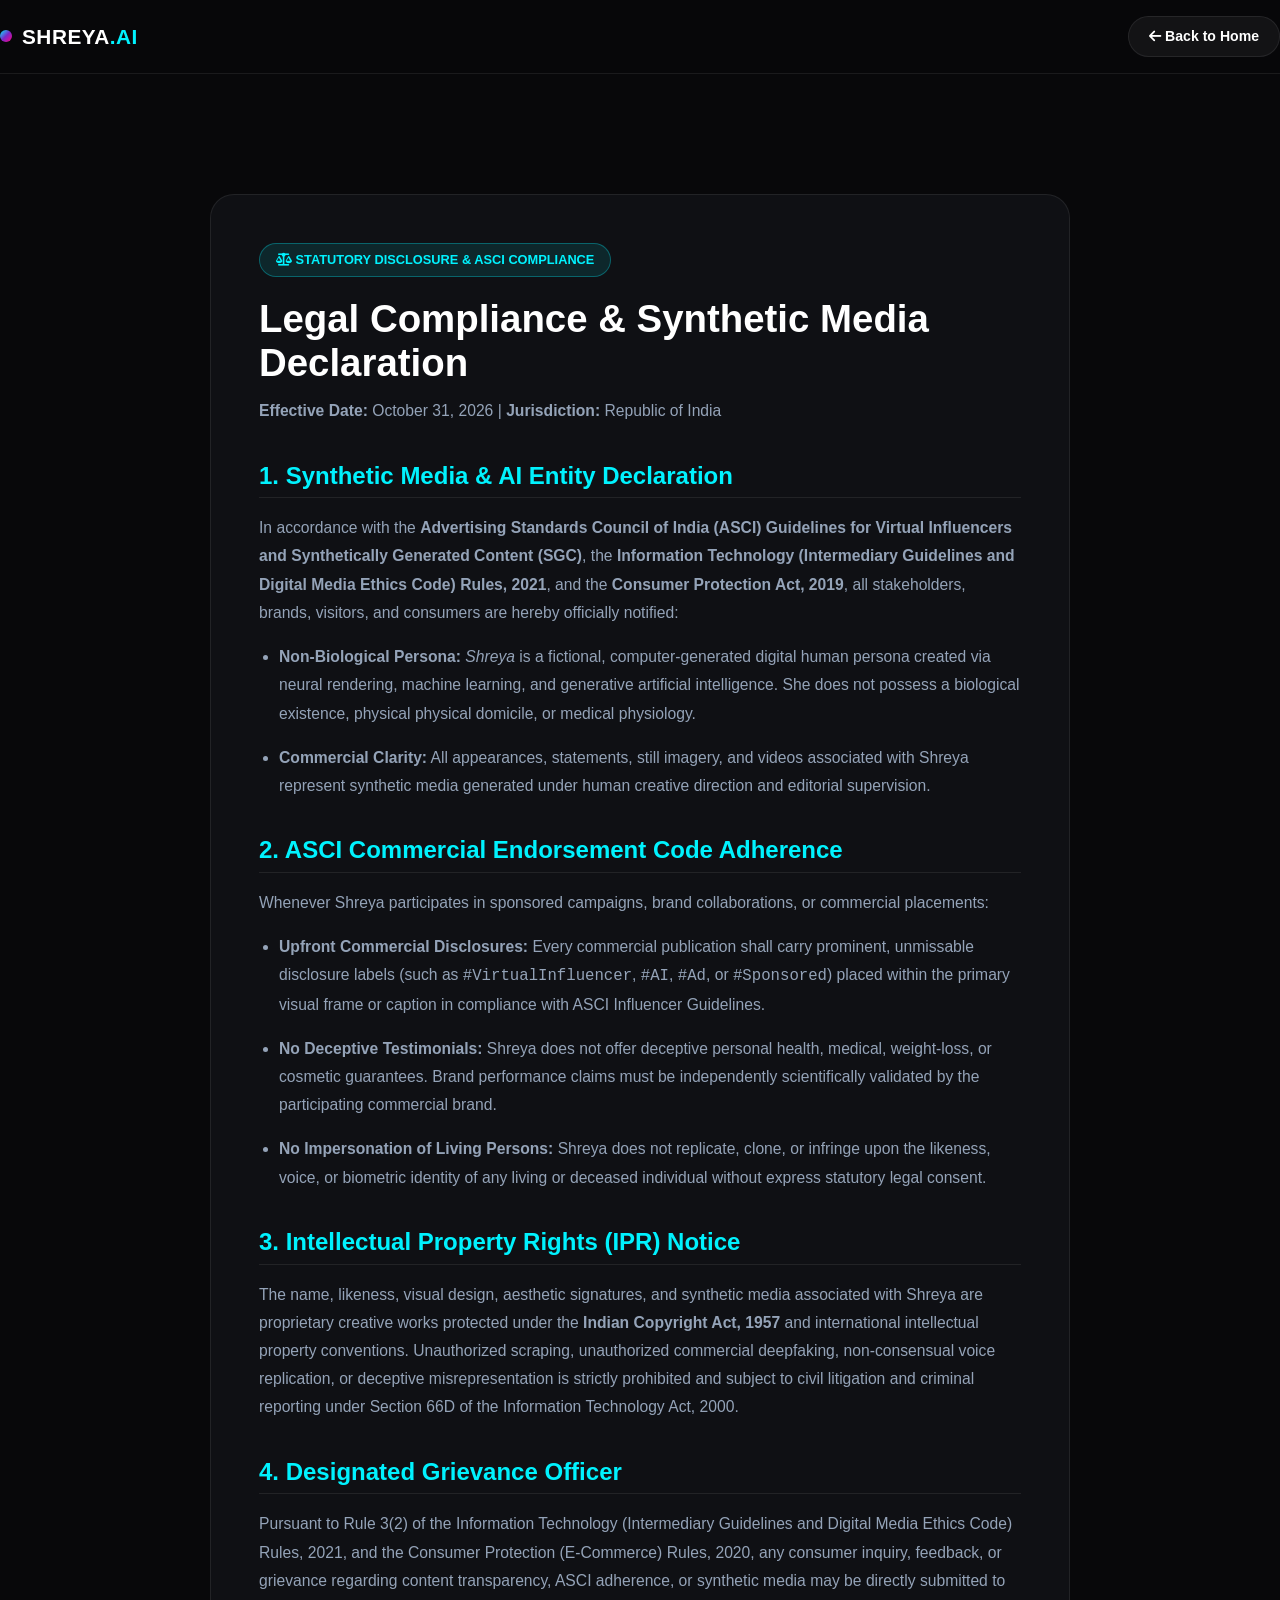
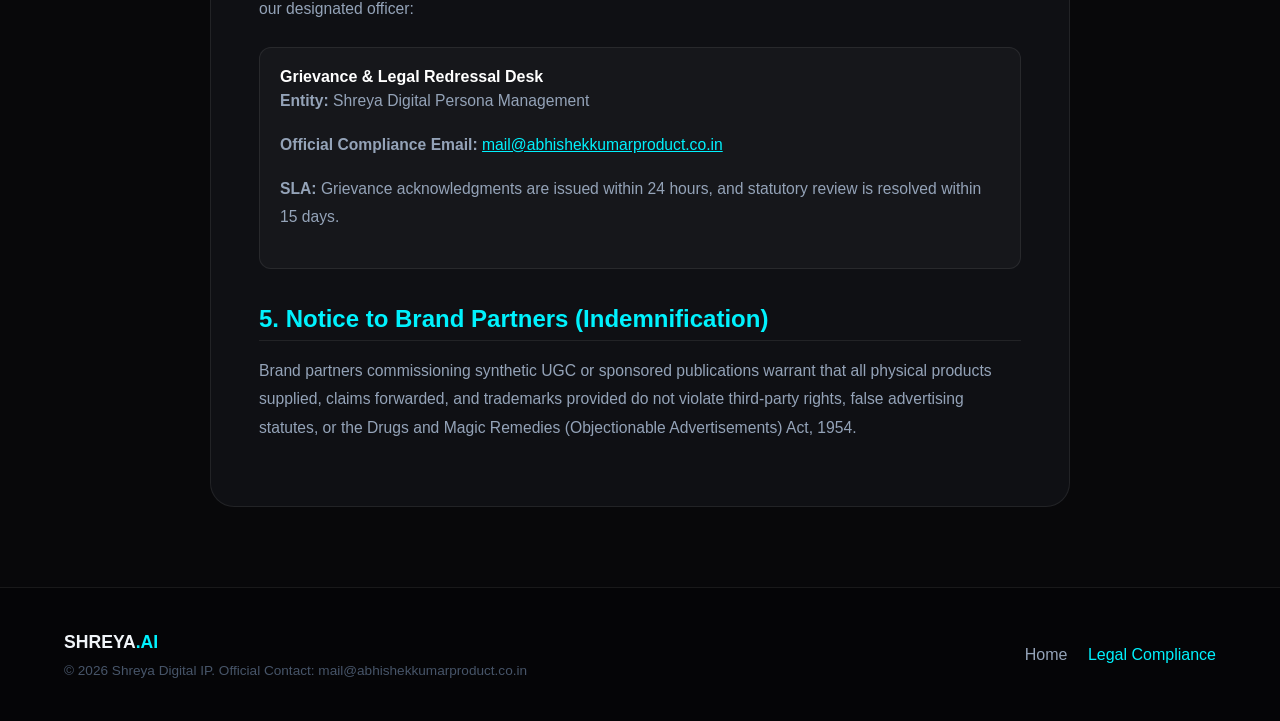
<file: compliance.html>
<!DOCTYPE html>
<html lang="en">
<head>
  <meta charset="UTF-8">
  <meta name="viewport" content="width=device-width, initial-scale=1.0">
  <title>Legal Notice, AI Compliance & ASCI Transparency — SHREYA.AI</title>
  <meta name="description" content="Statutory compliance declaration, ASCI synthetic media adherence, IT Rules 2021 disclosures, and Consumer Protection Act compliance for Shreya AI digital persona.">
  <link rel="icon" type="image/svg+xml" href="favicon.svg">
  <link rel="stylesheet" href="https://cdnjs.cloudflare.com/ajax/libs/font-awesome/6.5.1/css/all.min.css">
  <link rel="stylesheet" href="style.css">
  <style>
    .legal-page { padding: 120px 0 80px; max-width: 860px; margin: 0 auto; }
    .legal-card { background: var(--bg-card); border: 1px solid var(--border-subtle); border-radius: var(--radius-lg); padding: 48px; }
    .legal-card h1 { font-size: 2.4rem; margin-bottom: 12px; }
    .legal-card h2 { font-size: 1.5rem; margin: 36px 0 16px; color: var(--accent-cyan); border-bottom: 1px solid var(--border-subtle); padding-bottom: 8px; }
    .legal-card p, .legal-card li { color: var(--text-muted); font-size: 0.98rem; line-height: 1.8; margin-bottom: 16px; }
    .legal-card ul { padding-left: 20px; margin-bottom: 20px; }
    .badge-statutory { display: inline-block; background: rgba(0, 242, 254, 0.1); color: var(--accent-cyan); border: 1px solid rgba(0, 242, 254, 0.3); padding: 6px 16px; border-radius: 9999px; font-size: 0.8rem; font-weight: 700; margin-bottom: 20px; }
    .officer-box { background: rgba(255, 255, 255, 0.03); border: 1px solid var(--border-subtle); border-radius: 12px; padding: 20px; margin: 24px 0; }
  </style>
</head>
<body>
  <header class="navbar">
    <div class="nav-container">
      <a href="index.html" class="brand-logo">
        <span class="logo-mark"></span>
        <span class="logo-text">SHREYA<span class="dot-accent">.AI</span></span>
      </a>
      <a href="index.html" class="nav-btn"><i class="fa-solid fa-arrow-left"></i> Back to Home</a>
    </div>
  </header>

  <main class="container legal-page">
    <div class="legal-card">
      <span class="badge-statutory"><i class="fa-solid fa-scale-balanced"></i> STATUTORY DISCLOSURE & ASCI COMPLIANCE</span>
      <h1>Legal Compliance & Synthetic Media Declaration</h1>
      <p><strong>Effective Date:</strong> October 31, 2026 | <strong>Jurisdiction:</strong> Republic of India</p>

      <h2>1. Synthetic Media & AI Entity Declaration</h2>
      <p>
        In accordance with the <strong>Advertising Standards Council of India (ASCI) Guidelines for Virtual Influencers and Synthetically Generated Content (SGC)</strong>, the <strong>Information Technology (Intermediary Guidelines and Digital Media Ethics Code) Rules, 2021</strong>, and the <strong>Consumer Protection Act, 2019</strong>, all stakeholders, brands, visitors, and consumers are hereby officially notified:
      </p>
      <ul>
        <li><strong>Non-Biological Persona:</strong> <em>Shreya</em> is a fictional, computer-generated digital human persona created via neural rendering, machine learning, and generative artificial intelligence. She does not possess a biological existence, physical physical domicile, or medical physiology.</li>
        <li><strong>Commercial Clarity:</strong> All appearances, statements, still imagery, and videos associated with Shreya represent synthetic media generated under human creative direction and editorial supervision.</li>
      </ul>

      <h2>2. ASCI Commercial Endorsement Code Adherence</h2>
      <p>Whenever Shreya participates in sponsored campaigns, brand collaborations, or commercial placements:</p>
      <ul>
        <li><strong>Upfront Commercial Disclosures:</strong> Every commercial publication shall carry prominent, unmissable disclosure labels (such as <code>#VirtualInfluencer</code>, <code>#AI</code>, <code>#Ad</code>, or <code>#Sponsored</code>) placed within the primary visual frame or caption in compliance with ASCI Influencer Guidelines.</li>
        <li><strong>No Deceptive Testimonials:</strong> Shreya does not offer deceptive personal health, medical, weight-loss, or cosmetic guarantees. Brand performance claims must be independently scientifically validated by the participating commercial brand.</li>
        <li><strong>No Impersonation of Living Persons:</strong> Shreya does not replicate, clone, or infringe upon the likeness, voice, or biometric identity of any living or deceased individual without express statutory legal consent.</li>
      </ul>

      <h2>3. Intellectual Property Rights (IPR) Notice</h2>
      <p>
        The name, likeness, visual design, aesthetic signatures, and synthetic media associated with Shreya are proprietary creative works protected under the <strong>Indian Copyright Act, 1957</strong> and international intellectual property conventions. Unauthorized scraping, unauthorized commercial deepfaking, non-consensual voice replication, or deceptive misrepresentation is strictly prohibited and subject to civil litigation and criminal reporting under Section 66D of the Information Technology Act, 2000.
      </p>

      <h2>4. Designated Grievance Officer</h2>
      <p>
        Pursuant to Rule 3(2) of the Information Technology (Intermediary Guidelines and Digital Media Ethics Code) Rules, 2021, and the Consumer Protection (E-Commerce) Rules, 2020, any consumer inquiry, feedback, or grievance regarding content transparency, ASCI adherence, or synthetic media may be directly submitted to our designated officer:
      </p>
      
      <div class="officer-box">
        <h4>Grievance & Legal Redressal Desk</h4>
        <p><strong>Entity:</strong> Shreya Digital Persona Management</p>
        <p><strong>Official Compliance Email:</strong> <a href="mailto:mail@abhishekkumarproduct.co.in" style="color: var(--accent-cyan); text-decoration: underline;">mail@abhishekkumarproduct.co.in</a></p>
        <p><strong>SLA:</strong> Grievance acknowledgments are issued within 24 hours, and statutory review is resolved within 15 days.</p>
      </div>

      <h2>5. Notice to Brand Partners (Indemnification)</h2>
      <p>
        Brand partners commissioning synthetic UGC or sponsored publications warrant that all physical products supplied, claims forwarded, and trademarks provided do not violate third-party rights, false advertising statutes, or the Drugs and Magic Remedies (Objectionable Advertisements) Act, 1954.
      </p>
    </div>
  </main>

  <footer class="footer">
    <div class="container footer-container">
      <div class="footer-left">
        <span class="footer-logo">SHREYA<span class="dot-accent">.AI</span></span>
        <p>© 2026 Shreya Digital IP. Official Contact: mail@abhishekkumarproduct.co.in</p>
      </div>
      <div class="footer-right">
        <a href="index.html" style="color: var(--text-muted); text-decoration: none; margin-right: 16px;">Home</a>
        <a href="compliance.html" style="color: var(--accent-cyan); text-decoration: none;">Legal Compliance</a>
      </div>
    </div>
  </footer>
</body>
</html>
</file>
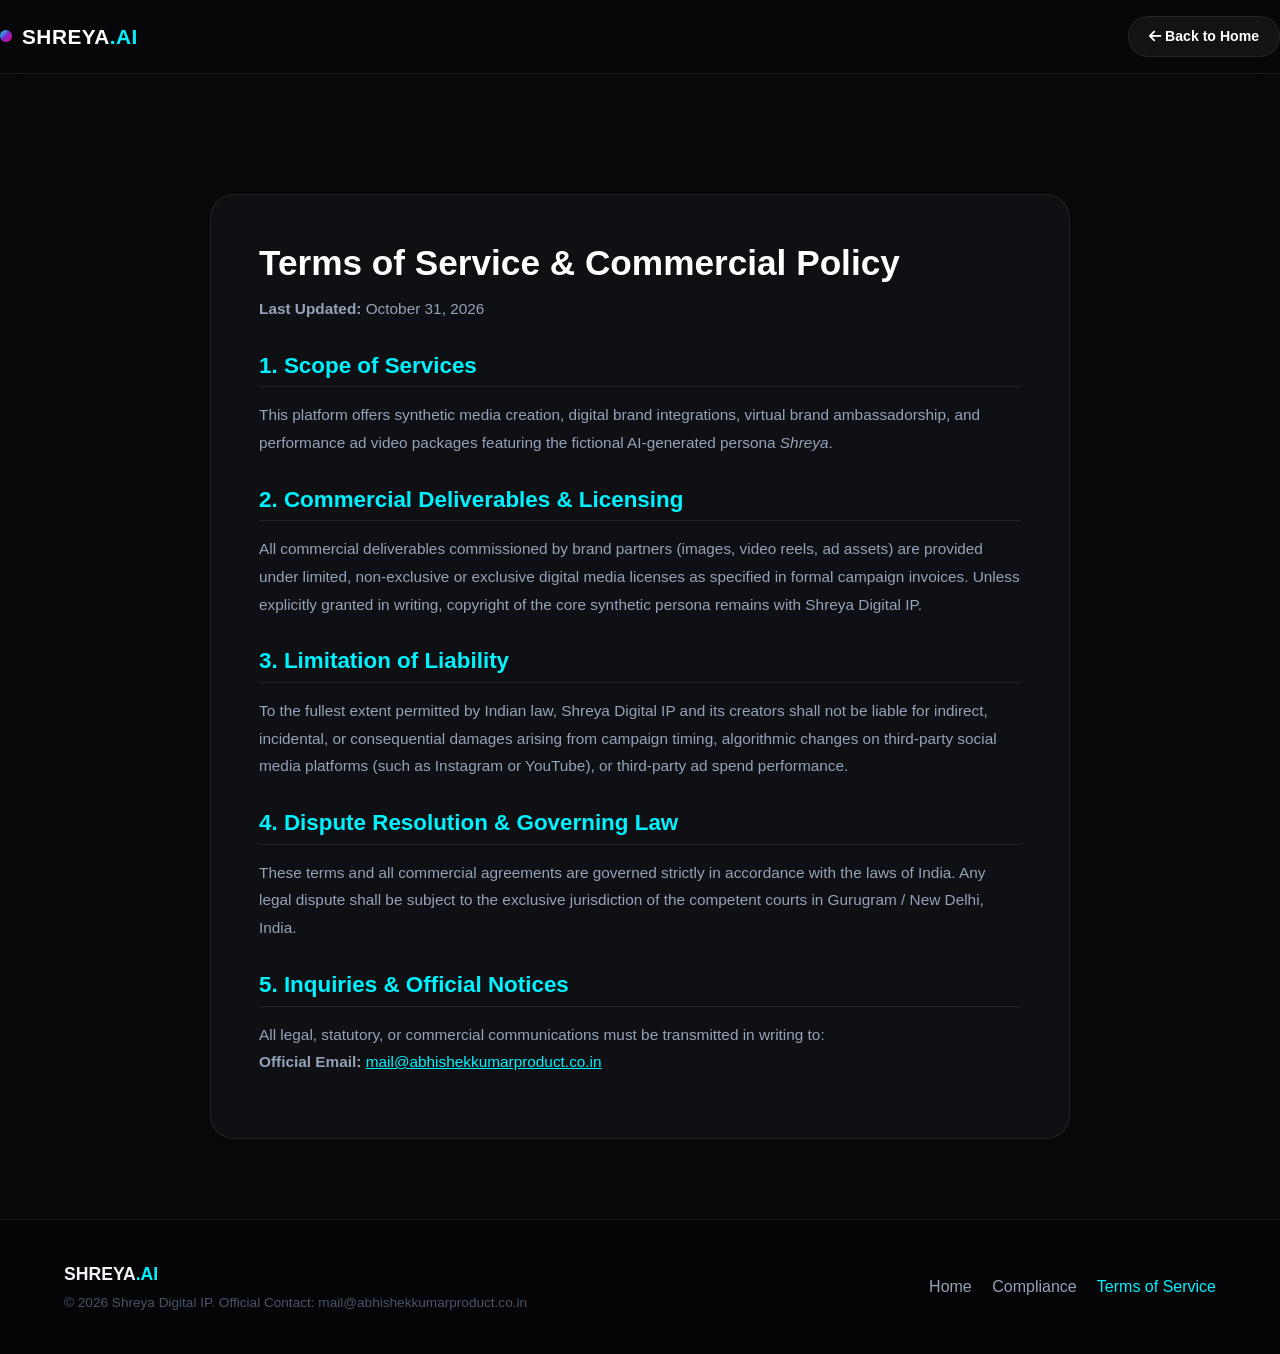
<file: terms.html>
<!DOCTYPE html>
<html lang="en">
<head>
  <meta charset="UTF-8">
  <meta name="viewport" content="width=device-width, initial-scale=1.0">
  <title>Terms of Service & Commercial Collaboration Policy — SHREYA.AI</title>
  <link rel="icon" type="image/svg+xml" href="favicon.svg">
  <link rel="stylesheet" href="https://cdnjs.cloudflare.com/ajax/libs/font-awesome/6.5.1/css/all.min.css">
  <link rel="stylesheet" href="style.css">
  <style>
    .legal-page { padding: 120px 0 80px; max-width: 860px; margin: 0 auto; }
    .legal-card { background: var(--bg-card); border: 1px solid var(--border-subtle); border-radius: var(--radius-lg); padding: 48px; }
    .legal-card h1 { font-size: 2.2rem; margin-bottom: 12px; }
    .legal-card h2 { font-size: 1.4rem; margin: 30px 0 14px; color: var(--accent-cyan); border-bottom: 1px solid var(--border-subtle); padding-bottom: 8px; }
    .legal-card p, .legal-card li { color: var(--text-muted); font-size: 0.96rem; line-height: 1.8; margin-bottom: 14px; }
    .legal-card ul { padding-left: 20px; }
  </style>
</head>
<body>
  <header class="navbar">
    <div class="nav-container">
      <a href="index.html" class="brand-logo">
        <span class="logo-mark"></span>
        <span class="logo-text">SHREYA<span class="dot-accent">.AI</span></span>
      </a>
      <a href="index.html" class="nav-btn"><i class="fa-solid fa-arrow-left"></i> Back to Home</a>
    </div>
  </header>

  <main class="container legal-page">
    <div class="legal-card">
      <h1>Terms of Service & Commercial Policy</h1>
      <p><strong>Last Updated:</strong> October 31, 2026</p>

      <h2>1. Scope of Services</h2>
      <p>This platform offers synthetic media creation, digital brand integrations, virtual brand ambassadorship, and performance ad video packages featuring the fictional AI-generated persona <em>Shreya</em>.</p>

      <h2>2. Commercial Deliverables & Licensing</h2>
      <p>All commercial deliverables commissioned by brand partners (images, video reels, ad assets) are provided under limited, non-exclusive or exclusive digital media licenses as specified in formal campaign invoices. Unless explicitly granted in writing, copyright of the core synthetic persona remains with Shreya Digital IP.</p>

      <h2>3. Limitation of Liability</h2>
      <p>To the fullest extent permitted by Indian law, Shreya Digital IP and its creators shall not be liable for indirect, incidental, or consequential damages arising from campaign timing, algorithmic changes on third-party social media platforms (such as Instagram or YouTube), or third-party ad spend performance.</p>

      <h2>4. Dispute Resolution & Governing Law</h2>
      <p>These terms and all commercial agreements are governed strictly in accordance with the laws of India. Any legal dispute shall be subject to the exclusive jurisdiction of the competent courts in Gurugram / New Delhi, India.</p>

      <h2>5. Inquiries & Official Notices</h2>
      <p>All legal, statutory, or commercial communications must be transmitted in writing to: <br>
      <strong>Official Email:</strong> <a href="mailto:mail@abhishekkumarproduct.co.in" style="color: var(--accent-cyan);">mail@abhishekkumarproduct.co.in</a></p>
    </div>
  </main>

  <footer class="footer">
    <div class="container footer-container">
      <div class="footer-left">
        <span class="footer-logo">SHREYA<span class="dot-accent">.AI</span></span>
        <p>© 2026 Shreya Digital IP. Official Contact: mail@abhishekkumarproduct.co.in</p>
      </div>
      <div class="footer-right">
        <a href="index.html" style="color: var(--text-muted); text-decoration: none; margin-right: 16px;">Home</a>
        <a href="compliance.html" style="color: var(--text-muted); text-decoration: none; margin-right: 16px;">Compliance</a>
        <a href="terms.html" style="color: var(--accent-cyan); text-decoration: none;">Terms of Service</a>
      </div>
    </div>
  </footer>
</body>
</html>
</file>
<file: style.css>
/* ==========================================================
   SHREYA.AI — Studio / Editorial Minimalist Design System
   Inspired by Lil Miquela, The Clueless, & High-End Agency Portfolios
   Refined for Modern Indian Urban Market (Gurgaon / Delhi NCR)
   ========================================================== */

:root {
  --bg-black: #08080a;
  --bg-card: #0f1014;
  --bg-card-hover: #16181f;
  --bg-pill: rgba(255, 255, 255, 0.05);
  
  --accent-cyan: #00f2fe;
  --accent-purple: #7928ca;
  --accent-pink: #ff0080;
  --accent-gradient: linear-gradient(135deg, #00f2fe 0%, #7928ca 50%, #ff0080 100%);
  
  --text-white: #ffffff;
  --text-primary: #f1f5f9;
  --text-muted: #94a3b8;
  --text-subtle: #475569;
  
  --border-subtle: rgba(255, 255, 255, 0.08);
  --border-hover: rgba(0, 242, 254, 0.3);
  
  --radius-sm: 8px;
  --radius-md: 16px;
  --radius-lg: 24px;
  --radius-full: 9999px;
  
  --font-display: 'Space Grotesk', -apple-system, sans-serif;
  --font-body: 'Plus Jakarta Sans', -apple-system, sans-serif;
  
  --transition: all 0.25s cubic-bezier(0.16, 1, 0.3, 1);
}

* {
  margin: 0;
  padding: 0;
  box-sizing: border-box;
}

html {
  scroll-behavior: smooth;
  font-family: var(--font-body);
  background-color: var(--bg-black);
  color: var(--text-primary);
  line-height: 1.6;
}

body {
  overflow-x: hidden;
  background-color: var(--bg-black);
}

.container {
  max-width: 1200px;
  margin: 0 auto;
  padding: 0 24px;
}

/* Typography */
h1, h2, h3, h4, h5 {
  font-family: var(--font-display);
  color: var(--text-white);
  line-height: 1.15;
}

.title-gradient {
  background: var(--accent-gradient);
  -webkit-background-clip: text;
  -webkit-text-fill-color: transparent;
  display: inline-block;
}

.dot-accent {
  color: var(--accent-cyan);
}

.label-chip {
  display: inline-block;
  font-family: var(--font-display);
  font-size: 0.75rem;
  font-weight: 700;
  letter-spacing: 2px;
  text-transform: uppercase;
  color: var(--accent-cyan);
  margin-bottom: 12px;
}

.section-heading {
  font-size: 2.8rem;
  font-weight: 700;
  letter-spacing: -1px;
}

.section-desc {
  font-size: 1.05rem;
  color: var(--text-muted);
  max-width: 520px;
  line-height: 1.6;
}

.centered-desc {
  margin: 0 auto;
}

.text-center {
  text-align: center;
}

/* Buttons */
.btn-primary {
  display: inline-flex;
  align-items: center;
  gap: 10px;
  background: var(--accent-gradient);
  color: #fff;
  padding: 14px 28px;
  border-radius: var(--radius-full);
  font-weight: 600;
  font-size: 0.95rem;
  text-decoration: none;
  border: none;
  cursor: pointer;
  box-shadow: 0 4px 20px rgba(0, 242, 254, 0.25);
  transition: var(--transition);
}

.btn-primary:hover {
  transform: translateY(-2px);
  box-shadow: 0 8px 30px rgba(255, 0, 128, 0.4);
}

.btn-ghost {
  display: inline-flex;
  align-items: center;
  gap: 8px;
  background: rgba(255, 255, 255, 0.04);
  color: var(--text-primary);
  padding: 14px 26px;
  border-radius: var(--radius-full);
  font-weight: 600;
  font-size: 0.95rem;
  text-decoration: none;
  border: 1px solid var(--border-subtle);
  transition: var(--transition);
}

.btn-ghost:hover {
  background: rgba(255, 255, 255, 0.08);
  border-color: var(--accent-cyan);
}

/* Navigation Bar */
.navbar {
  position: sticky;
  top: 0;
  z-index: 100;
  background: rgba(8, 8, 10, 0.85);
  backdrop-filter: blur(16px);
  border-bottom: 1px solid var(--border-subtle);
  padding: 16px 0;
}

.nav-container {
  display: flex;
  align-items: center;
  justify-content: space-between;
}

.brand-logo {
  display: flex;
  align-items: center;
  gap: 10px;
  text-decoration: none;
}

.logo-mark {
  width: 12px;
  height: 12px;
  border-radius: 50%;
  background: var(--accent-gradient);
  display: inline-block;
}

.logo-text {
  font-family: var(--font-display);
  font-size: 1.3rem;
  font-weight: 700;
  letter-spacing: 0.5px;
  color: var(--text-white);
}

.nav-links {
  display: flex;
  align-items: center;
  gap: 28px;
}

.nav-link {
  color: var(--text-muted);
  text-decoration: none;
  font-size: 0.92rem;
  font-weight: 500;
  transition: var(--transition);
}

.nav-link:hover {
  color: var(--text-white);
}

.nav-btn {
  background: rgba(255, 255, 255, 0.05);
  border: 1px solid var(--border-subtle);
  color: var(--text-white);
  padding: 8px 20px;
  border-radius: var(--radius-full);
  text-decoration: none;
  font-size: 0.88rem;
  font-weight: 600;
  transition: var(--transition);
}

.nav-btn:hover {
  background: var(--accent-cyan);
  color: #000;
  border-color: var(--accent-cyan);
}

.mobile-toggle {
  display: none;
  background: none;
  border: none;
  color: var(--text-white);
  font-size: 1.3rem;
  cursor: pointer;
}

/* Hero Section */
.hero-section {
  padding: 80px 0 70px;
}

.hero-container {
  display: grid;
  grid-template-columns: 1.1fr 0.9fr;
  gap: 60px;
  align-items: center;
}

.status-badge {
  display: inline-flex;
  align-items: center;
  gap: 8px;
  background: rgba(0, 242, 254, 0.06);
  border: 1px solid rgba(0, 242, 254, 0.2);
  color: var(--accent-cyan);
  padding: 6px 14px;
  border-radius: var(--radius-full);
  font-size: 0.8rem;
  font-weight: 600;
  margin-bottom: 24px;
}

.live-dot {
  width: 7px;
  height: 7px;
  border-radius: 50%;
  background: var(--accent-cyan);
  box-shadow: 0 0 8px var(--accent-cyan);
}

.hero-title {
  font-size: 3.6rem;
  font-weight: 700;
  letter-spacing: -1.5px;
  margin-bottom: 20px;
}

.hero-lead {
  font-size: 1.15rem;
  color: var(--text-muted);
  line-height: 1.7;
  margin-bottom: 36px;
}

.hero-lead strong {
  color: var(--text-white);
}

.hero-actions {
  display: flex;
  gap: 16px;
  margin-bottom: 48px;
}

.hero-metrics {
  display: grid;
  grid-template-columns: repeat(3, 1fr);
  gap: 16px;
  padding-top: 28px;
  border-top: 1px solid var(--border-subtle);
}

.metric-card h4 {
  font-size: 1.8rem;
  color: var(--accent-cyan);
  font-family: var(--font-display);
  margin-bottom: 4px;
}

.metric-card p {
  font-size: 0.8rem;
  color: var(--text-subtle);
  text-transform: uppercase;
  letter-spacing: 0.5px;
}

/* Portrait Card (Hero Right) */
.portrait-card {
  position: relative;
  width: 100%;
  max-width: 440px;
  margin: 0 auto;
}

.portrait-image-wrap {
  position: relative;
  border-radius: var(--radius-lg);
  overflow: hidden;
  background: var(--bg-card);
  border: 1px solid var(--border-subtle);
  aspect-ratio: 4/5;
  box-shadow: 0 20px 60px rgba(0, 0, 0, 0.7);
}

.portrait-img {
  width: 100%;
  height: 100%;
  object-fit: cover;
  object-position: center 25%;
  transition: transform 0.6s ease;
}

.portrait-card:hover .portrait-img {
  transform: scale(1.03);
}

.portrait-badge {
  position: absolute;
  top: 18px;
  left: 18px;
  background: rgba(8, 8, 10, 0.75);
  backdrop-filter: blur(8px);
  border: 1px solid var(--border-subtle);
  padding: 4px 12px;
  border-radius: var(--radius-full);
  display: flex;
  align-items: center;
  gap: 8px;
  z-index: 5;
}

.sound-toggle-btn {
  position: absolute;
  top: 18px;
  right: 18px;
  background: rgba(8, 8, 10, 0.85);
  backdrop-filter: blur(12px);
  -webkit-backdrop-filter: blur(12px);
  border: 1px solid rgba(255, 255, 255, 0.25);
  color: #ffffff;
  padding: 6px 14px;
  border-radius: var(--radius-full);
  font-family: var(--font-body);
  font-size: 0.8rem;
  font-weight: 500;
  display: flex;
  align-items: center;
  gap: 8px;
  cursor: pointer;
  z-index: 10;
  transition: all 0.3s ease;
}

.sound-toggle-btn:hover {
  background: rgba(0, 240, 255, 0.25);
  border-color: var(--accent-cyan);
  color: var(--accent-cyan);
  transform: scale(1.05);
}

.badge-text {
  font-family: var(--font-display);
  font-size: 0.75rem;
  letter-spacing: 1.5px;
  color: var(--accent-cyan);
}

.portrait-caption {
  position: absolute;
  bottom: 0;
  left: 0;
  right: 0;
  background: linear-gradient(to top, rgba(8, 8, 10, 0.95) 0%, transparent 100%);
  padding: 30px 20px 20px;
}

.portrait-caption h5 {
  font-size: 1rem;
  margin-bottom: 2px;
}

.portrait-caption p {
  font-size: 0.82rem;
  color: var(--text-muted);
}

/* Statement Section */
.statement-section {
  padding: 60px 0;
}

.statement-card {
  background: var(--bg-card);
  border: 1px solid var(--border-subtle);
  border-radius: var(--radius-lg);
  padding: 50px 40px;
}

.statement-label {
  font-family: var(--font-display);
  font-size: 0.75rem;
  font-weight: 700;
  letter-spacing: 2px;
  color: var(--accent-purple);
  margin-bottom: 16px;
}

.statement-quote {
  font-size: 1.8rem;
  font-weight: 500;
  line-height: 1.45;
  color: var(--text-primary);
  margin-bottom: 40px;
  max-width: 900px;
}

.statement-pillars {
  display: grid;
  grid-template-columns: repeat(3, 1fr);
  gap: 30px;
  border-top: 1px solid var(--border-subtle);
  padding-top: 36px;
}

.pillar i {
  font-size: 1.4rem;
  color: var(--accent-cyan);
  margin-bottom: 14px;
}

.pillar h4 {
  font-size: 1.15rem;
  margin-bottom: 8px;
}

.pillar p {
  font-size: 0.9rem;
  color: var(--text-muted);
  line-height: 1.6;
}

/* Lookbook Section */
.lookbook-section {
  padding: 80px 0;
}

.section-title-wrap {
  display: flex;
  align-items: flex-end;
  justify-content: space-between;
  margin-bottom: 36px;
  gap: 20px;
}

.filter-bar {
  display: flex;
  background: var(--bg-card);
  border: 1px solid var(--border-subtle);
  border-radius: var(--radius-full);
  padding: 4px;
  gap: 4px;
  margin-bottom: 36px;
  width: fit-content;
}

.filter-tab {
  background: none;
  border: none;
  color: var(--text-muted);
  padding: 8px 18px;
  border-radius: var(--radius-full);
  font-size: 0.88rem;
  font-weight: 600;
  cursor: pointer;
  transition: var(--transition);
}

.filter-tab.active,
.filter-tab:hover {
  background: rgba(255, 255, 255, 0.08);
  color: var(--text-white);
}

.gallery-grid {
  display: grid;
  grid-template-columns: repeat(3, 1fr);
  gap: 20px;
}

.gallery-card {
  border-radius: var(--radius-md);
  overflow: hidden;
  background: var(--bg-card);
  border: 1px solid var(--border-subtle);
  aspect-ratio: 4/5;
  position: relative;
  transition: var(--transition);
}

.gallery-card:hover {
  border-color: var(--border-hover);
  transform: translateY(-4px);
}

.gallery-media {
  width: 100%;
  height: 100%;
  position: relative;
}

.gallery-media img {
  width: 100%;
  height: 100%;
  object-fit: cover;
  object-position: center 25%;
  transition: transform 0.5s ease;
}

.gallery-card:hover .gallery-media img {
  transform: scale(1.05);
}

.gallery-hover-overlay {
  position: absolute;
  inset: 0;
  background: linear-gradient(to top, rgba(8, 8, 10, 0.95) 0%, rgba(8, 8, 10, 0.2) 60%, transparent 100%);
  display: flex;
  flex-direction: column;
  justify-content: flex-end;
  padding: 24px;
  opacity: 0;
  transition: opacity 0.3s ease;
}

.gallery-card:hover .gallery-hover-overlay {
  opacity: 1;
}

.hover-tag {
  font-family: var(--font-display);
  font-size: 0.72rem;
  letter-spacing: 1px;
  text-transform: uppercase;
  color: var(--accent-cyan);
  margin-bottom: 6px;
}

.gallery-hover-overlay h4 {
  font-size: 1.1rem;
  margin-bottom: 4px;
}

.gallery-hover-overlay p {
  font-size: 0.82rem;
  color: var(--text-muted);
  margin-bottom: 14px;
}

.btn-inspect {
  background: rgba(255, 255, 255, 0.1);
  border: 1px solid rgba(255, 255, 255, 0.2);
  color: #fff;
  padding: 6px 14px;
  border-radius: var(--radius-full);
  font-size: 0.8rem;
  font-weight: 600;
  cursor: pointer;
  display: inline-flex;
  align-items: center;
  gap: 6px;
  width: fit-content;
  transition: var(--transition);
}

.btn-inspect:hover {
  background: var(--accent-cyan);
  color: #000;
  border-color: var(--accent-cyan);
}

/* Commercial Models */
.commercial-section {
  padding: 80px 0;
  background: #0b0c10;
  border-top: 1px solid var(--border-subtle);
  border-bottom: 1px solid var(--border-subtle);
}

.commercial-grid {
  display: grid;
  grid-template-columns: repeat(3, 1fr);
  gap: 24px;
  margin-top: 48px;
}

.comm-card {
  background: var(--bg-card);
  border: 1px solid var(--border-subtle);
  border-radius: var(--radius-lg);
  padding: 36px 28px;
  display: flex;
  flex-direction: column;
  justify-content: space-between;
  position: relative;
  transition: var(--transition);
}

.comm-card:hover {
  border-color: var(--border-hover);
  transform: translateY(-4px);
}

.featured-comm-card {
  background: linear-gradient(180deg, #13151f 0%, #1a1528 100%);
  border-color: var(--accent-purple);
  box-shadow: 0 10px 40px rgba(121, 40, 202, 0.2);
}

.featured-badge {
  position: absolute;
  top: -12px;
  left: 50%;
  transform: translateX(-50%);
  background: var(--accent-gradient);
  color: #fff;
  padding: 3px 14px;
  border-radius: var(--radius-full);
  font-size: 0.7rem;
  font-weight: 700;
  letter-spacing: 1px;
}

.comm-pill {
  font-family: var(--font-display);
  font-size: 0.72rem;
  font-weight: 700;
  letter-spacing: 1.5px;
  color: var(--accent-cyan);
  display: block;
  margin-bottom: 8px;
}

.featured-pill {
  color: var(--accent-pink);
}

.comm-header h3 {
  font-size: 1.5rem;
  margin-bottom: 8px;
}

.comm-header p {
  font-size: 0.88rem;
  color: var(--text-muted);
  min-height: 42px;
}

.comm-features {
  margin: 28px 0;
  border-top: 1px solid var(--border-subtle);
  padding-top: 20px;
}

.comm-features ul {
  list-style: none;
}

.comm-features li {
  display: flex;
  align-items: flex-start;
  gap: 10px;
  font-size: 0.88rem;
  color: var(--text-muted);
  margin-bottom: 12px;
}

.comm-features li i {
  color: var(--accent-cyan);
  margin-top: 4px;
  font-size: 0.85rem;
}

.btn-card-outline {
  display: block;
  text-align: center;
  padding: 12px 24px;
  border-radius: var(--radius-full);
  border: 1px solid var(--border-subtle);
  color: var(--text-white);
  text-decoration: none;
  font-size: 0.9rem;
  font-weight: 600;
  transition: var(--transition);
}

.btn-card-outline:hover {
  border-color: var(--accent-cyan);
  background: rgba(0, 242, 254, 0.08);
}

.btn-card-primary {
  display: block;
  text-align: center;
  padding: 12px 24px;
  border-radius: var(--radius-full);
  background: var(--accent-gradient);
  color: #fff;
  text-decoration: none;
  font-size: 0.9rem;
  font-weight: 700;
  box-shadow: 0 4px 18px rgba(121, 40, 202, 0.35);
  transition: var(--transition);
}

.btn-card-primary:hover {
  transform: translateY(-2px);
  box-shadow: 0 6px 25px rgba(0, 242, 254, 0.5);
}

/* Contact Section */
.contact-section {
  padding: 80px 0;
}

.contact-container {
  display: grid;
  grid-template-columns: 1fr 1.1fr;
  gap: 60px;
  align-items: center;
}

.contact-headline {
  font-size: 2.6rem;
  margin-bottom: 14px;
}

.contact-sub {
  color: var(--text-muted);
  font-size: 1.05rem;
  margin-bottom: 36px;
}

.contact-info-list {
  display: flex;
  flex-direction: column;
  gap: 18px;
}

.contact-info-item {
  display: flex;
  align-items: center;
  gap: 16px;
  background: var(--bg-card);
  border: 1px solid var(--border-subtle);
  padding: 16px 20px;
  border-radius: var(--radius-md);
  text-decoration: none;
  color: inherit;
  transition: var(--transition);
}

.contact-info-item:hover {
  border-color: var(--border-hover);
}

.icon-wrap {
  width: 40px;
  height: 40px;
  border-radius: 10px;
  background: rgba(0, 242, 254, 0.1);
  color: var(--accent-cyan);
  display: flex;
  align-items: center;
  justify-content: center;
  font-size: 1.1rem;
}

.item-label {
  display: block;
  font-size: 0.75rem;
  text-transform: uppercase;
  color: var(--text-subtle);
  letter-spacing: 0.5px;
}

.item-val {
  font-size: 0.95rem;
  font-weight: 600;
  color: var(--text-white);
}

/* Clean Form */
.clean-form {
  background: var(--bg-card);
  border: 1px solid var(--border-subtle);
  border-radius: var(--radius-lg);
  padding: 36px;
}

.form-field {
  margin-bottom: 18px;
}

.form-field label {
  display: block;
  font-size: 0.82rem;
  font-weight: 600;
  color: var(--text-muted);
  margin-bottom: 6px;
}

.form-field input,
.form-field select,
.form-field textarea {
  width: 100%;
  background: #08080a;
  border: 1px solid var(--border-subtle);
  padding: 12px 14px;
  border-radius: var(--radius-sm);
  color: #fff;
  font-family: var(--font-body);
  font-size: 0.92rem;
  transition: var(--transition);
}

.form-field input:focus,
.form-field select:focus,
.form-field textarea:focus {
  outline: none;
  border-color: var(--accent-cyan);
}

.btn-submit {
  width: 100%;
  display: flex;
  align-items: center;
  justify-content: center;
  gap: 10px;
  background: var(--accent-gradient);
  color: #fff;
  padding: 14px 24px;
  border-radius: var(--radius-full);
  font-size: 0.95rem;
  font-weight: 700;
  border: none;
  cursor: pointer;
  transition: var(--transition);
}

.btn-submit:hover {
  transform: translateY(-2px);
  box-shadow: 0 6px 20px rgba(0, 242, 254, 0.35);
}

.form-success {
  margin-top: 12px;
  font-size: 0.85rem;
  color: var(--accent-cyan);
  text-align: center;
}

/* Modal */
.modal-layer {
  position: fixed;
  inset: 0;
  background: rgba(0, 0, 0, 0.88);
  backdrop-filter: blur(8px);
  z-index: 1000;
  display: none;
  align-items: center;
  justify-content: center;
  padding: 20px;
}

.modal-layer.open {
  display: flex;
}

.modal-box {
  background: var(--bg-card);
  border: 1px solid var(--border-hover);
  border-radius: var(--radius-lg);
  max-width: 760px;
  width: 100%;
  overflow: hidden;
  display: grid;
  grid-template-columns: 1fr 1fr;
  position: relative;
  box-shadow: 0 25px 80px rgba(0, 0, 0, 0.9);
}

.modal-close {
  position: absolute;
  top: 14px;
  right: 14px;
  background: rgba(0, 0, 0, 0.6);
  border: none;
  color: #fff;
  width: 32px;
  height: 32px;
  border-radius: 50%;
  cursor: pointer;
  z-index: 10;
}

.modal-media img {
  width: 100%;
  height: 100%;
  object-fit: cover;
  display: block;
}

.modal-info {
  padding: 30px;
  display: flex;
  flex-direction: column;
  justify-content: center;
}

.modal-category {
  font-family: var(--font-display);
  font-size: 0.72rem;
  letter-spacing: 1px;
  text-transform: uppercase;
  color: var(--accent-cyan);
  margin-bottom: 6px;
}

.modal-info h3 {
  font-size: 1.4rem;
  margin-bottom: 8px;
}

.modal-info p {
  font-size: 0.88rem;
  color: var(--text-muted);
  line-height: 1.6;
  margin-bottom: 20px;
}

.modal-meta {
  display: flex;
  flex-direction: column;
  gap: 6px;
  border-top: 1px solid var(--border-subtle);
  padding-top: 14px;
  font-size: 0.8rem;
  color: var(--text-subtle);
}

/* Footer */
.footer {
  background: #050507;
  border-top: 1px solid var(--border-subtle);
  padding: 40px 0;
}

.footer-container {
  display: flex;
  align-items: center;
  justify-content: space-between;
}

.footer-logo {
  font-family: var(--font-display);
  font-size: 1.1rem;
  font-weight: 700;
}

.footer-left p {
  font-size: 0.85rem;
  color: var(--text-subtle);
  margin-top: 4px;
}

.footer-right {
  text-align: right;
  max-width: 480px;
}

.ethics-note {
  font-size: 0.75rem;
  color: var(--text-subtle);
  line-height: 1.5;
  margin-bottom: 6px;
}

.copyright {
  font-size: 0.78rem;
  color: var(--text-muted);
}

.copyright a {
  color: var(--accent-cyan);
  text-decoration: none;
}

/* Responsive Media Queries */
@media (max-width: 992px) {
  .hero-container {
    grid-template-columns: 1fr;
    text-align: center;
  }
  .hero-actions {
    justify-content: center;
  }
  .hero-metrics {
    max-width: 500px;
    margin: 0 auto;
  }
  .statement-pillars {
    grid-template-columns: 1fr;
  }
  .gallery-grid,
  .commercial-grid {
    grid-template-columns: 1fr;
  }
  .contact-container {
    grid-template-columns: 1fr;
  }
  .footer-container {
    flex-direction: column;
    text-align: center;
    gap: 20px;
  }
  .footer-right {
    text-align: center;
  }
  .modal-box {
    grid-template-columns: 1fr;
  }
}

/* Motion & Real-World Scenarios Section */
.motion-section {
  padding: 100px 0;
  background: linear-gradient(180deg, rgba(14, 14, 18, 0.4) 0%, rgba(10, 10, 14, 0.9) 100%);
  position: relative;
}

.motion-grid {
  display: grid;
  grid-template-columns: repeat(3, 1fr);
  gap: 28px;
  margin-top: 50px;
}

.motion-card {
  background: var(--card-bg, #15151c);
  border: 1px solid rgba(255, 255, 255, 0.08);
  border-radius: 20px;
  overflow: hidden;
  transition: transform 0.4s ease, border-color 0.4s ease, box-shadow 0.4s ease;
  display: flex;
  flex-direction: column;
}

.motion-card:hover {
  transform: translateY(-8px);
  border-color: rgba(224, 86, 36, 0.4);
  box-shadow: 0 20px 40px rgba(0, 0, 0, 0.5), 0 0 30px rgba(224, 86, 36, 0.15);
}

.motion-video-wrap {
  position: relative;
  width: 100%;
  aspect-ratio: 16 / 9;
  background: #000;
  overflow: hidden;
}

.motion-video-wrap video {
  width: 100%;
  height: 100%;
  object-fit: cover;
  display: block;
}

.motion-badge {
  position: absolute;
  top: 14px;
  left: 14px;
  background: rgba(15, 15, 20, 0.75);
  backdrop-filter: blur(8px);
  -webkit-backdrop-filter: blur(8px);
  padding: 6px 14px;
  border-radius: 30px;
  font-size: 0.75rem;
  font-weight: 600;
  color: #fff;
  border: 1px solid rgba(255, 255, 255, 0.12);
  display: flex;
  align-items: center;
  gap: 6px;
}

.motion-badge i {
  color: #f59e0b;
}

.motion-info {
  padding: 24px;
  flex-grow: 1;
}

.motion-info h4 {
  font-size: 1.15rem;
  font-weight: 700;
  margin-bottom: 8px;
  color: #f3f4f6;
}

.motion-info p {
  font-size: 0.88rem;
  color: #9ca3af;
  line-height: 1.5;
  margin: 0;
}

@media (max-width: 992px) {
  .motion-grid {
    grid-template-columns: 1fr;
    max-width: 520px;
    margin-left: auto;
    margin-right: auto;
  }
}

@media (max-width: 768px) {
  .nav-links {
    display: none;
  }
  .mobile-toggle {
    display: block;
  }
  .hero-title {
    font-size: 2.5rem;
  }
}
</file>
